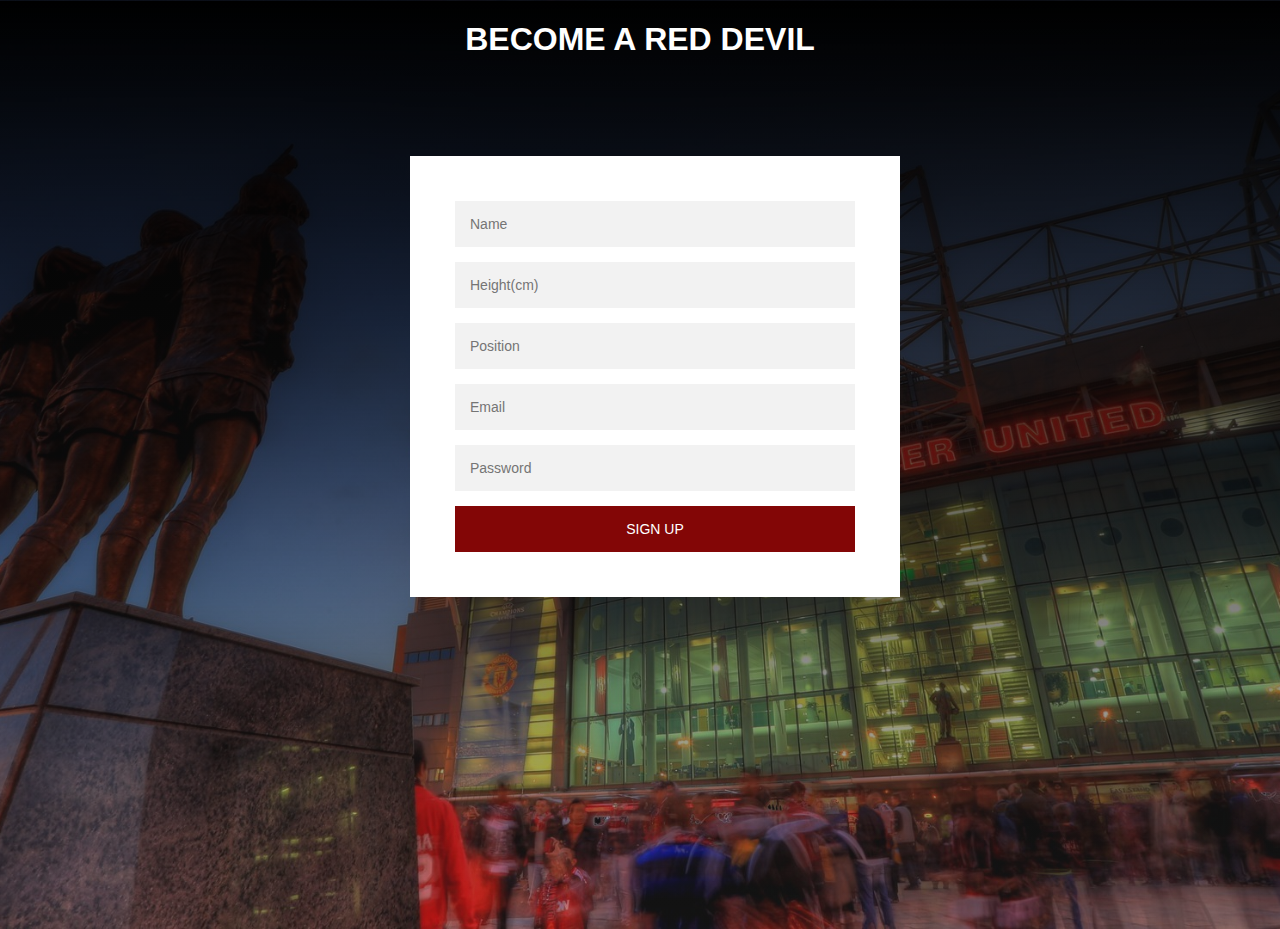
<file: Day2/index.html>
<!DOCTYPE HTML>
<html>
	<head>
		<title>Manchester United</title>
        <meta charset="utf-8" />
		<meta name="viewport" content="width=device-width, initial-scale=1" />
		<link rel="stylesheet" href="style.css" />
    </head>
    
    <title>
        Manchester United Signup 
    </title>
    <h1>
        <div class="title">
        Become a Red Devil 
        </div>
    </h1>
	<body>
        <div class="login-page">
        <div class="form">
            <form class="register-form">
                <input type="text" placeholder="Name"/>
                <input type="text" placeholder="Height(cm)"/>
                <input type="text" placeholder="Position"/>
                <input type="email" placeholder="Email"/>
                <input type="password" placeholder="Password"/>
                <button>SIGN UP</button>
            </form>
        </div>
        </div>
    </body> 
    </html>
</file>
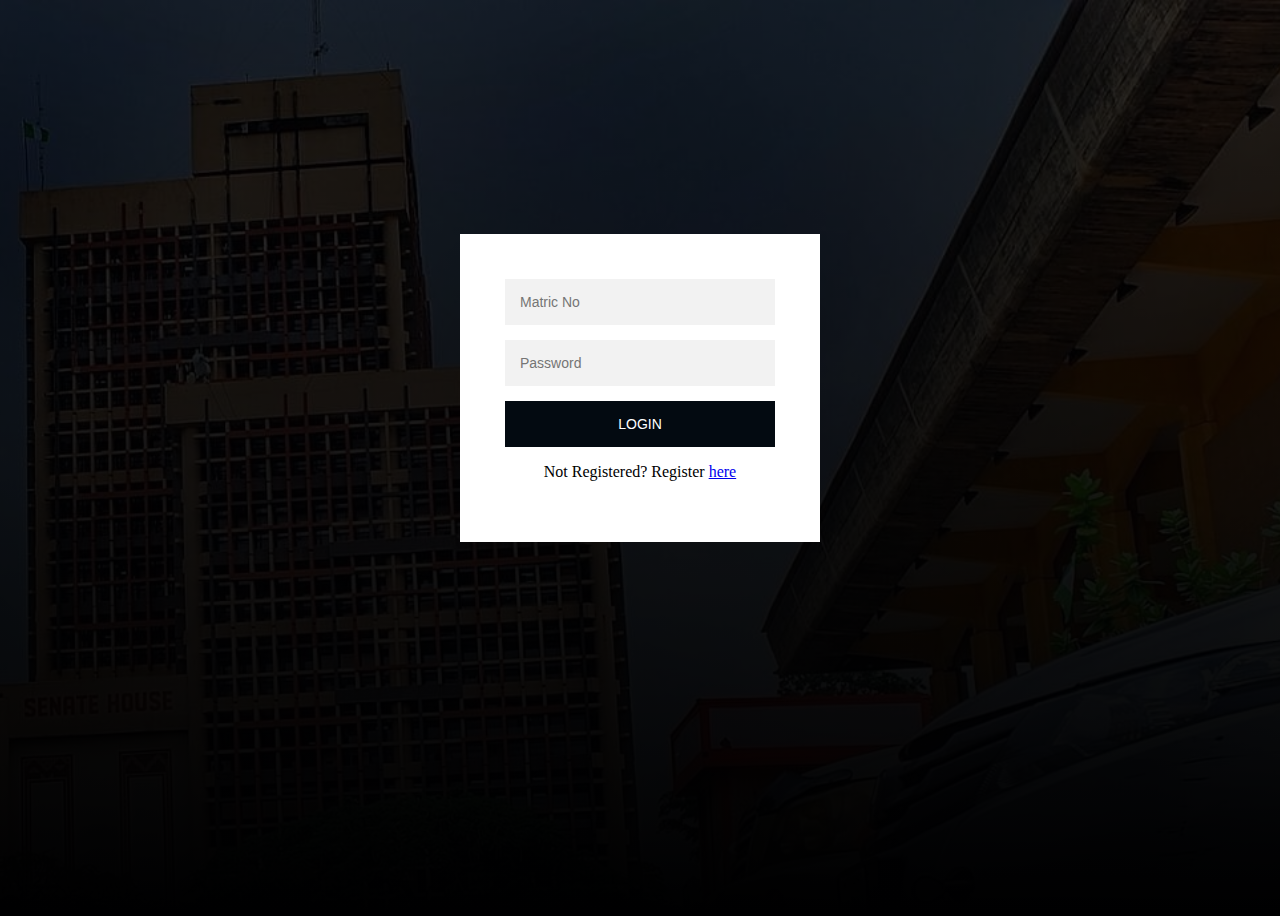
<file: Day3/index.html>
<!DOCTYPE HTML>
<html>
	<head>
		<title>Student Login</title>
		<meta charset="utf-8" />
		<meta name="viewport" content="width=device-width, initial-scale=1" />
		<link rel="stylesheet" href="style.css" />
    </head>
	<body>
        <div class="login-page">
        <div class="form">
            <form class="register-form">
                <input type="text" placeholder="Matric No"/>
                <input type="text" placeholder="Password"/>
                <button>Login</button>
                <p>
                    Not Registered? Register <a href ="#">here</a>
                </p>
            </form>
        </div>
        </div>
    </body> 
    </html>
</file>
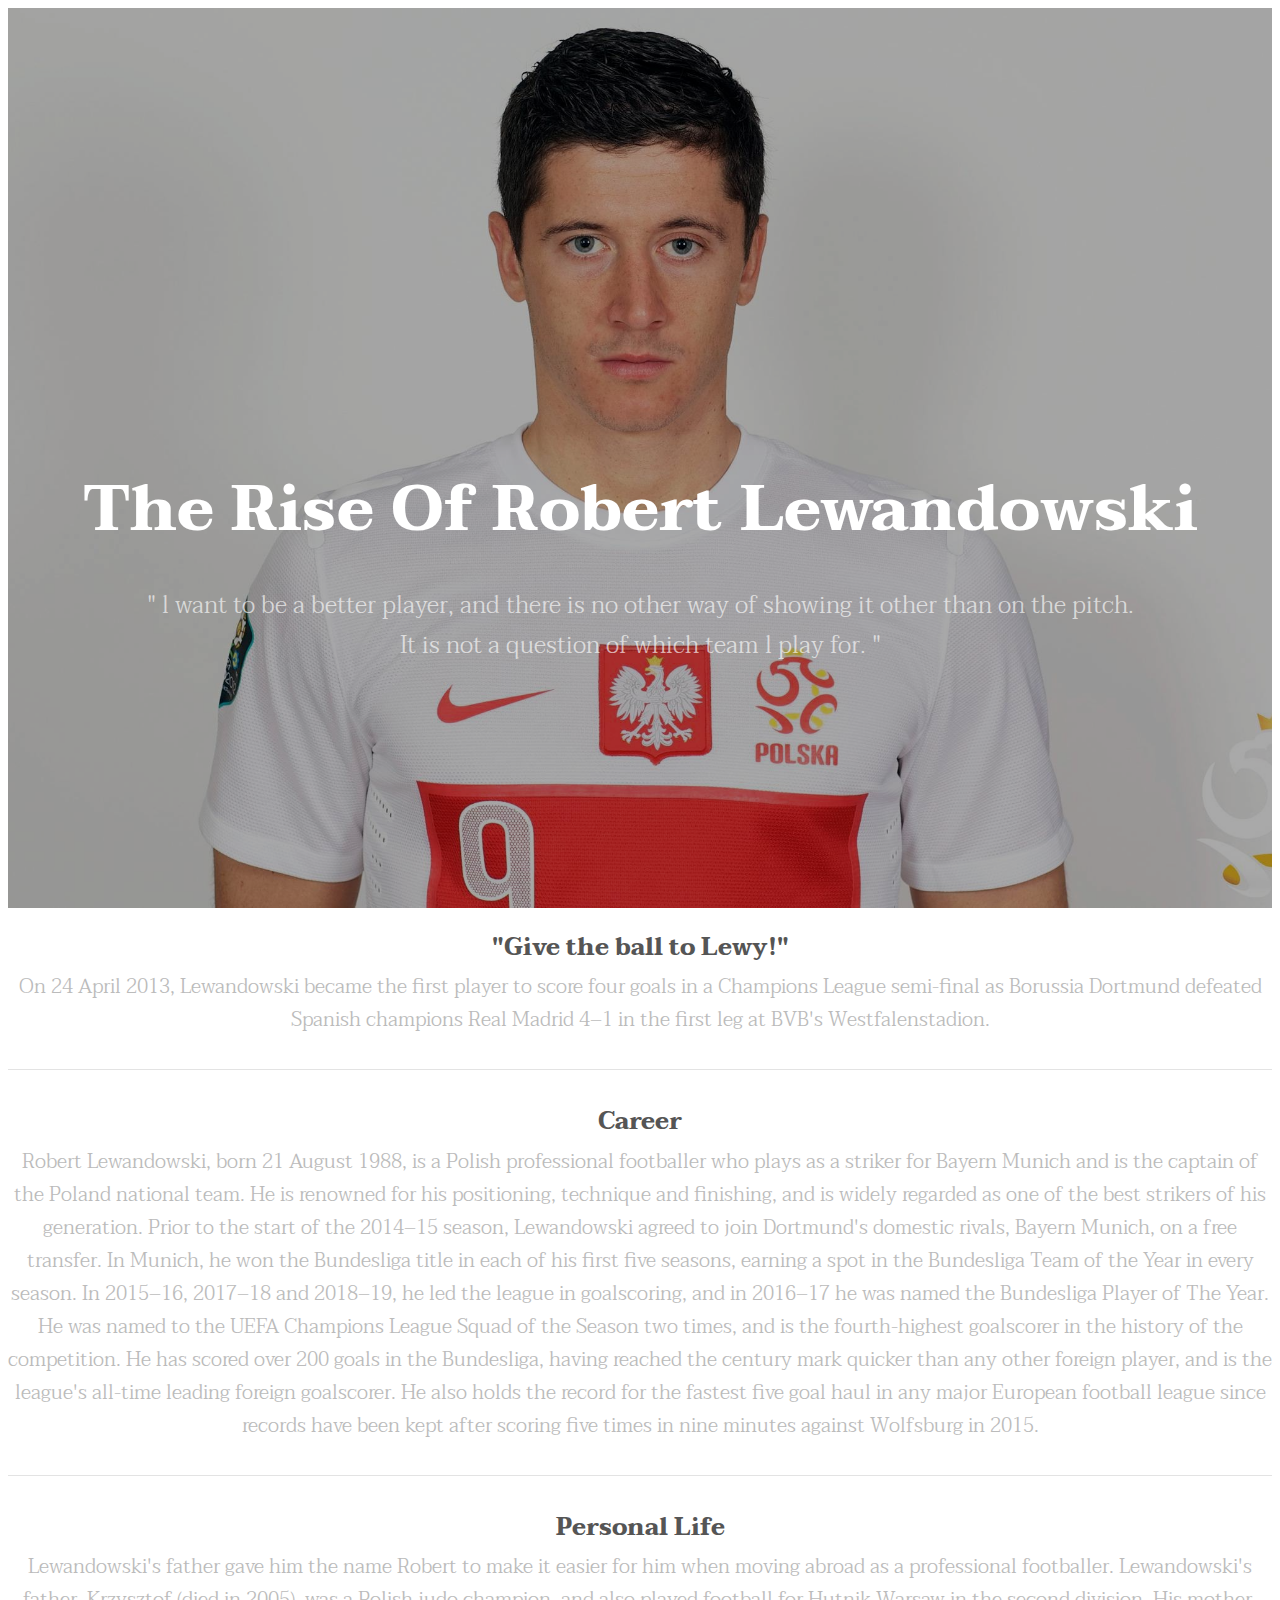
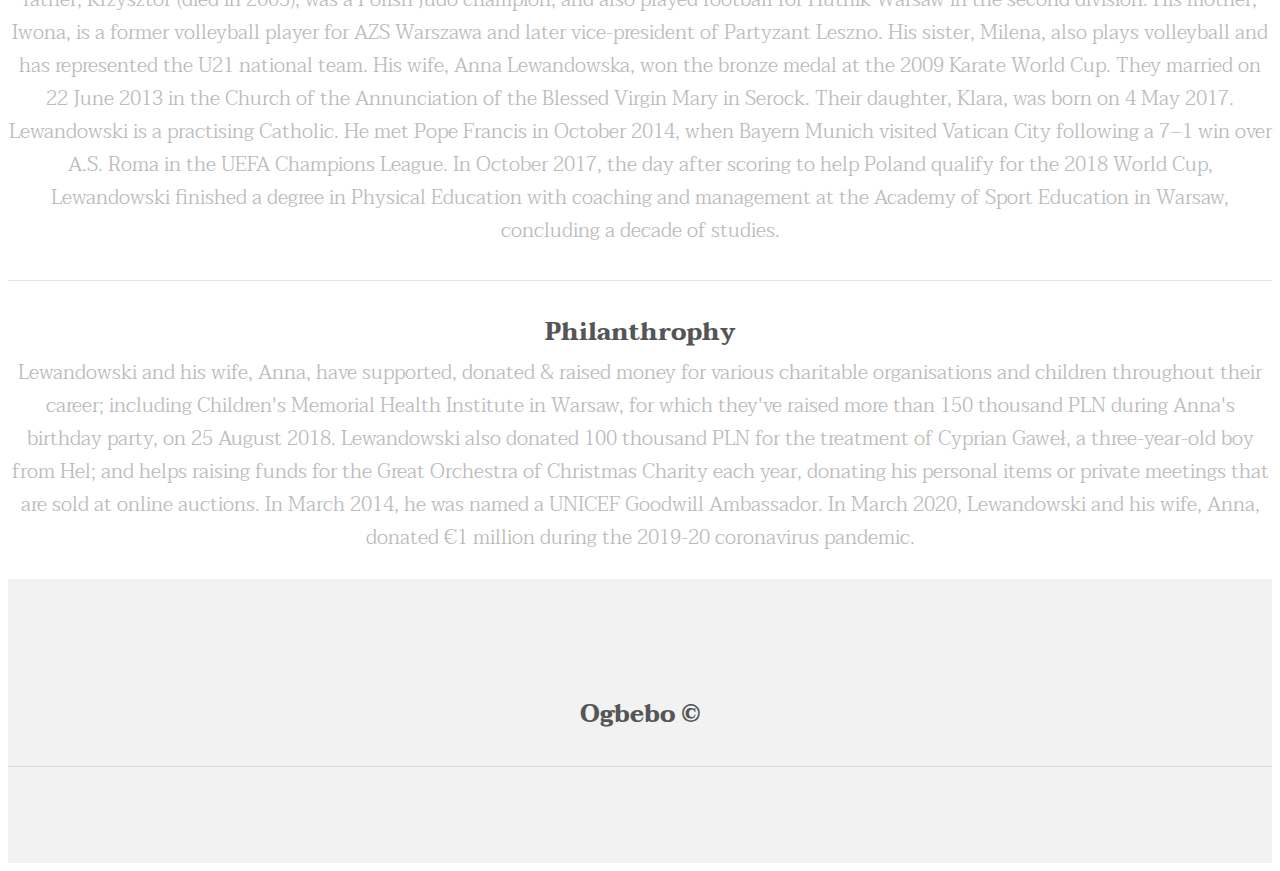
<file: firstday/index.html>
<!DOCTYPE HTML>
<html>
	<head>
		<title>The Polish King</title>
		<meta charset="utf-8" />
		<meta name="viewport" content="width=device-width, initial-scale=1" />
		<link rel="stylesheet" href="style/css/main.css" />
	</head>
	<body>

		<!-- Header -->

		<!-- Banner -->
			<section id="banner" data-video="images/banner">
				<div class="inner">

					<h1><br><br>The Rise Of Robert Lewandowski</h1>
					<p>" l want to be a better player,
						and there is no other way of showing it other than on the pitch. </br>
						It is not a question of which team l play for. "</br>
						</p>
				</div>
			</section>

		<!-- One -->
			<section id="one" class="wrapper style2">
				<div class="inner">
					<div>
						<div class="box">
							<div class="content">
								<header class="align-center">
									<h2>"Give the ball to Lewy!"</h2>
									<p>On 24 April 2013, Lewandowski became the first player to score four goals in a Champions League semi-final as Borussia Dortmund defeated Spanish champions Real Madrid 4–1 in the first leg at BVB's Westfalenstadion.</p>
								</header>
								<hr />
							</div>
						</div>
					</div>
				</div>
			</section>

			
			
			<section id="four" class="wrapper style3">
				<div class="inner">

				
				<header class="align-center">
					<h2>Career</h2>
					<p> Robert Lewandowski, born 21 August 1988, is a Polish professional footballer who plays as a striker for Bayern Munich and is the captain of the Poland national team. He is renowned for his positioning, technique and finishing, and is widely regarded as one of the best strikers of his generation.
			Prior to the start of the 2014–15 season, Lewandowski agreed to join Dortmund's domestic rivals, Bayern Munich, on a free transfer. In Munich, he won the Bundesliga title in each of his first five seasons, earning a spot in the Bundesliga Team of the Year in every season. In 2015–16, 2017–18 and 2018–19, he led the league in goalscoring, and in 2016–17 he was named the Bundesliga Player of The Year. He was named to the UEFA Champions League Squad of the Season two times, and is the fourth-highest goalscorer in the history of the competition. He has scored over 200 goals in the Bundesliga, having reached the century mark quicker than any other foreign player, and is the league's all-time leading foreign goalscorer. He also holds the record for the fastest five goal haul in any major European football league since records have been kept after scoring five times in nine minutes against Wolfsburg in 2015.</p>
				<hr/>
				</header>
				

					<header class="align-center">
						<h2>Personal Life</h2>
						<p>Lewandowski's father gave him the name Robert to make it easier for him when moving abroad as a professional footballer. Lewandowski's father, Krzysztof (died in 2005), was a Polish judo champion, and also played football for Hutnik Warsaw in the second division. His mother, Iwona, is a former volleyball player for AZS Warszawa and later vice-president of Partyzant Leszno. His sister, Milena, also plays volleyball and has represented the U21 national team.
							His wife, Anna Lewandowska, won the bronze medal at the 2009 Karate World Cup. They married on 22 June 2013 in the Church of the Annunciation of the Blessed Virgin Mary in Serock. Their daughter, Klara, was born on 4 May 2017.							
							Lewandowski is a practising Catholic. He met Pope Francis in October 2014, when Bayern Munich visited Vatican City following a 7–1 win over A.S. Roma in the UEFA Champions League.							
							In October 2017, the day after scoring to help Poland qualify for the 2018 World Cup, Lewandowski finished a degree in Physical Education with coaching and management at the Academy of Sport Education in Warsaw, concluding a decade of studies.</p>
					</header>
					<hr/>


					<header class="align-center">
						<h2>Philanthrophy</h2>
						<p>Lewandowski and his wife, Anna, have supported, donated & raised money for various charitable organisations and children throughout their career; including Children's Memorial Health Institute in Warsaw, for which they've raised more than 150 thousand PLN during Anna's birthday party, on 25 August 2018. Lewandowski also donated 100 thousand PLN for the treatment of Cyprian Gaweł, a three-year-old boy from Hel; and helps raising funds for the Great Orchestra of Christmas Charity each year, donating his personal items or private meetings that are sold at online auctions.
							In March 2014, he was named a UNICEF Goodwill Ambassador. In March 2020, Lewandowski and his wife, Anna, donated €1 million during the 2019-20 coronavirus pandemic.</p>
					</header>

				</div>
			</section>

		<!-- Four -->


		<!-- Footer -->
			<footer id="footer" class="wrapper">
				<div class="inner">
					<section>
						<div class="box">
							<div class="content">
								<h2 class="align-center">Ogbebo &#169</h2>
								<hr />
							
							</div>
						</div>
					</section>
			</footer>

	</body>
</html>
</file>
<file: Day2/style.css>
body {
    background-image: linear-gradient(rgba(0,0,0,2.2), rgba(61, 61, 61, 0.3)), url("./manu.jpg");
    height: 100vh;
    background-size: cover;
    background-position: center;
}

.login-page{
    width: 360px;
    padding: 10% 0 0;
    margin: auto;
}

.form{
    position: relative
    z-index: 1;
    background: #ffffff;
    width: 400px;
    max-width: 400px;
    margin: -50px auto 100px;
    margin-left: -50px;
    padding: 45px;
    text-align: center;
}

.form input{
    font-family: "Roboto", sans-serif;
    outline: 1;
    background: #f2f2f2;
    width: 100%;
    border: 0;
    margin: 0 0 15px;
    padding: 15px;
    box-sizing: border-box;
    font-size: 14px;
}

.form button{
    font-family: "Roboto", sans-serif;
    text-transform: uppercase;
    outline: 0;
    background: rgb(131, 6, 6);
    width: 100%;
    border: 0;
    padding: 15px;
    color: #FFFFFF;
    font-size: 14px;
    cursor: pointer;
}

.title{
    font-family: "Roboto", sans-serif;
    text-transform: uppercase;
    color: white;
    position: relative;
    text-align: center;
    margin-block-start: 10px;
}
</file>
<file: Day3/style.css>
body {
    background-image: linear-gradient(rgba(0,0,0.9,0.8), rgba(0,0,0.9,1.6)), url("./school.jpg");
    height: 100vh;
    background-size: cover;
    background-position: center;
}

.login-page{
    width: 360px;
    padding: 10% 0 0;
    margin: auto;
}

.form{
    position: relative;
    z-index: 1;
    background: #ffffff;
    max-width: 360px;
    margin: 100px auto 100px;
    padding: 45px;
    text-align: center;
}

.form input{
    font-family: "Roboto", sans-serif;
    outline: 1;
    background: #f2f2f2;
    width: 100%;
    border: 0;
    margin: 0 0 15px;
    padding: 15px;
    box-sizing: border-box;
    font-size: 14px;
}

.form button{
    font-family: "Roboto", sans-serif;
    text-transform: uppercase;
    outline: 0;
    background: #030A11;
    width: 100%;
    border: 0;
    padding: 15px;
    color: #FFFFFF;
    font-size: 14px;
    cursor: pointer;
}

.title{
    font-family: "Roboto", sans-serif;
    z-index: 1;
    text-transform: uppercase;
    color: white;
    position: relative;
    margin: 0 auto 100px;
    margin-top: auto;
    position: relative;
    padding: 45px
}
</file>
<file: firstday/style/css/main.css>
@charset "UTF-8";
@import url(font-awesome.min.css);
@import url("https://fonts.googleapis.com/css?family=Taviraj:300,400,700,300i,400i,700i");

/* Basic */

@-ms-viewport {
	width: device-width;
}


/* Type */
body,
input,
select,
textarea {
	font-family: "Taviraj", serif;
	font-weight: 300;
	font-size: 1rem;
	line-height: 1.65;
}


@media screen and (max-width: 736px) {

	h2 {
		font-size: 1.5rem;
	}

}

h3 {
	font-size: 1.35rem;
	text-transform: uppercase;
}

h4 {
	font-size: 1.1rem;
}

h5 {
	font-size: 0.9rem;
}

h6 {
	font-size: 0.7rem;
}


hr {
	border: 0;
	border-bottom: solid 1px;
	margin: 2rem 0;
}

hr.major {
	margin: 3rem 0;
}

.align-left {
	text-align: left;
}

.align-center {
	text-align: center;
}

.align-right {
	text-align: right;
}

input,
select,
textarea {
	color: #555;
}

a {
	color: #5AA6ED;
}

strong,
b {
	color: #555;
}

h1,
h2,
h3,
h4,
h5,
h6 {
	color: #555;
}

blockquote {
	border-left-color: rgba(144, 144, 144, 0.25);
}

code {
	background: rgba(144, 144, 144, 0.075);
	border-color: rgba(144, 144, 144, 0.25);
}

hr {
	border-bottom-color: rgba(144, 144, 144, 0.25);
}


/* Section/Article */

section.special,
article.special {
	text-align: center;
}

header p {
	position: relative;
	margin: 0 0 1.5rem 0;
}

header h2+p {
	font-size: 1.25rem;
	margin-top: -1rem;
}

header h3+p {
	font-size: 1.1rem;
	margin-top: -0.8rem;
}

header h4+p,
header h5+p,
header h6+p {
	font-size: 0.9rem;
	margin-top: -0.6rem;
}

header p {
	color: #bbb;
}

/* Banner */

#banner {
	display: -ms-flexbox;
	-ms-flex-pack: center;
	-ms-flex-align: center;
	-moz-align-items: center;
	-webkit-align-items: center;
	-ms-align-items: center;
	align-items: center;
	display: -moz-flex;
	display: -webkit-flex;
	display: -ms-flex;
	display: flex;
	-moz-justify-content: center;
	-webkit-justify-content: center;
	-ms-justify-content: center;
	justify-content: center;
	background-image: url("../../images/banner.jpg");
	background-position: center;
	background-size: cover;
	background-repeat: no-repeat;
	border-top: 0;
	min-height: 100vh;
	height: 100vh !important;
	width: 100%;
	position: relative;
	text-align: center;
	overflow: hidden;
}

#banner .inner {
	opacity: 1;
	position: relative;
	z-index: 2;
}

#banner h1 {
	font-size: 4rem;
	margin-bottom: 1rem;
	color: #FFF;
}

#banner p {
	color: rgba(255, 255, 255, 0.65);
	font-size: 1.5rem;
	margin-bottom: 3rem;
}

#banner:before {
	content: '';
	display: block;
	background-color: rgba(0, 0, 0, 0.75);
	height: 100%;
	left: 0;
	opacity: 0.45;
	position: absolute;
	top: 0;
	width: 100%;
	z-index: 1;
}

/* Footer */

#footer {
	padding: 6rem 0 4rem 0;
	background: #f2f2f2;
}

#footer .copyright {
	color: #bbb;
	font-size: 0.9rem;
	margin: 0 0 2rem 0;
	padding: 0;
	text-align: center;
}

@media screen and (max-width: 736px) {

	#footer {
		padding: 3rem 0 1rem 0;
	}

}
</file>
